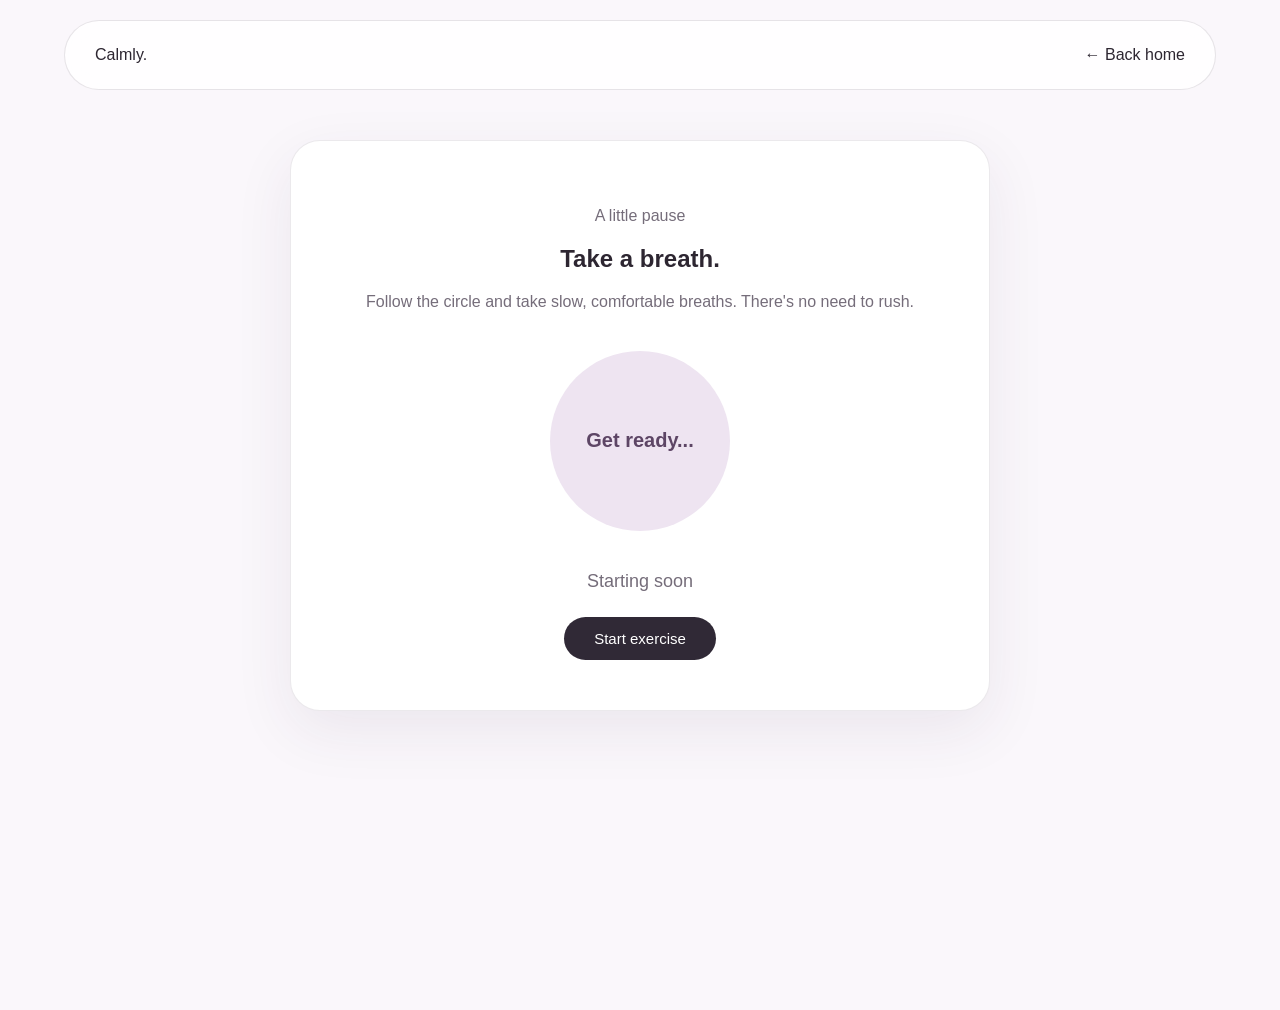
<file: breathing.html>
<!DOCTYPE html>
<html lang="en">

<head>
    <meta charset="UTF-8">
    <meta name="viewport" content="width=device-width, initial-scale=1.0">

    <title>Take a Breath | Calmly</title>

    <link rel="stylesheet" href="style.css">
</head>

<body>

    <header id="header">

        <a href="index.html" class="logo">
            Calmly.
        </a>

        <a href="index.html" class="back-home">
            ← Back home
        </a>

    </header>


    <main class="breathing-page">

        <section class="breathing-container">

            <p class="eyebrow">A little pause</p>

            <h1>Take a breath.</h1>

            <p class="breathing-intro">
                Follow the circle and take slow, comfortable breaths.
                There's no need to rush.
            </p>


            <div class="breathing-circle" id="breathingCircle">
                <span id="breathingText">Get ready...</span>
            </div>


            <p id="breathingTimer">Starting soon</p>


            <button id="startBreathing">
                Start exercise
            </button>

        </section>

    </main>


    <script src="breathing.js"></script>

</body>

</html>
</file>
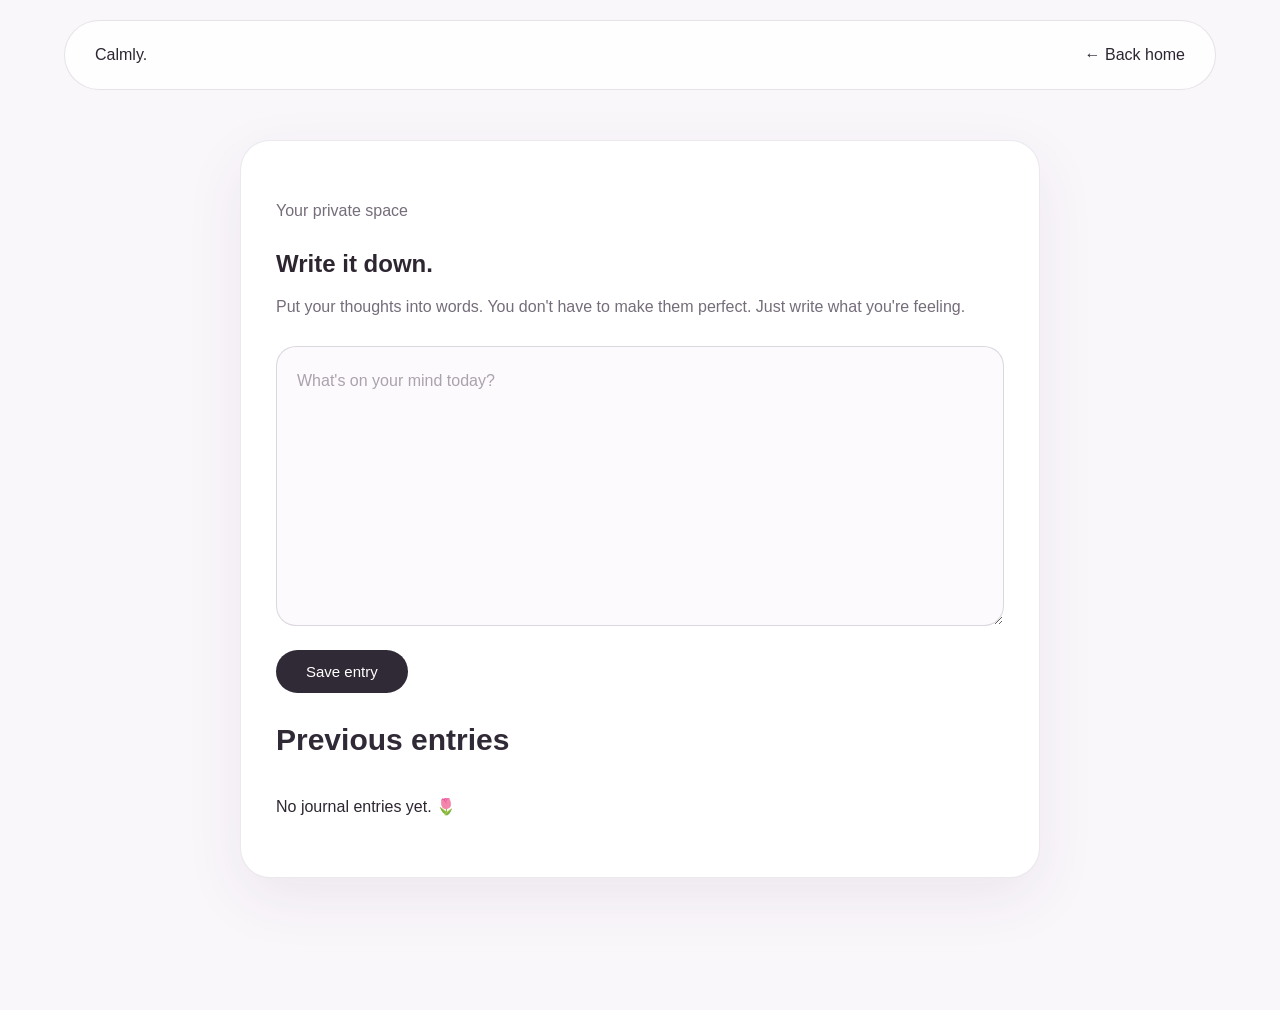
<file: journal.html>
<!DOCTYPE html>
<html lang="en">

<head>
    <meta charset="UTF-8">
    <meta name="viewport" content="width=device-width, initial-scale=1.0">

    <title>Journal | Calmly</title>

    <link rel="stylesheet" href="style.css">
</head>

<body>

    <header id="header">

        <a href="index.html" class="logo">
            Calmly.
        </a>

        <a href="index.html" class="back-home">
            ← Back home
        </a>

    </header>


    <main class="journal-page">

        <section class="journal-container">

            <p class="eyebrow">Your private space</p>

            <h1>Write it down.</h1>

            <p class="journal-intro">
                Put your thoughts into words. You don't have to make them perfect.
                Just write what you're feeling.
            </p>


            <textarea
                id="journalText"
                placeholder="What's on your mind today?"
            ></textarea>


            <button id="saveJournal">
                Save entry
            </button>


            <p id="journalMessage"></p>


            <section class="journal-history">

                <h2>Previous entries</h2>

                <div id="journalEntries">
                    <p class="empty-journal">
                        Your journal entries will appear here.
                    </p>
                </div>

            </section>

        </section>

    </main>


    <script src="journal.js"></script>

</body>

</html>
</file>
<file: style.css>
/* =====================================================
   CALMLY — GENERAL
===================================================== */

* {
    box-sizing: border-box;
}

html {
    scroll-behavior: smooth;
}

body {
    margin: 0;
    padding: 0;
    font-family: Arial, sans-serif;
    background: #faf7fb;
    color: #2d2631;
    overflow-x: hidden;
}

a {
    text-decoration: none;
    color: inherit;
}

button {
    font-family: inherit;
}


/* =====================================================
   HEADER & NAVIGATION
===================================================== */

header {
    width: 90%;
    max-width: 1400px;
    height: 70px;

    margin: 20px auto;
    padding: 0 30px;

    display: flex;
    align-items: center;
    justify-content: space-between;

    position: sticky;
    top: 15px;
    z-index: 1000;

    border: 1px solid rgba(88, 77, 96, 0.15);
    border-radius: 35px;

    background: rgba(255, 255, 255, 0.85);

    backdrop-filter: blur(15px);
    -webkit-backdrop-filter: blur(15px);
}

.div1 {
    flex-shrink: 0;

    font-size: 24px;
    font-weight: 700;

    letter-spacing: -1px;
}

.div1 span {
    color: purple;
}

header nav {
    display: flex;
    align-items: center;
    justify-content: space-between;

    gap: 35px;
}

header nav a {
    font-size: 16px;
    color: #554d58;
    ;
    white-space: nowrap;

    transition: 0.3s ease;
}

header nav a:hover {
    color: purple;
}

.login {
    flex-shrink: 0;

    padding: 11px 23px;

    border: none;
    border-radius: 25px;

    background: #302434;
    color: white;

    cursor: pointer;

    transition: 0.3s ease;
}

.login:hover {
    transform: translateY(-2px);
    background: purple;
}


/* =====================================================
   HOME — HERO
===================================================== */

.section1 {
    min-height: 90vh;

    width: 90%;
    max-width: 1200px;

    margin: auto;
    padding: 80px 0;

    display: flex;
    align-items: center;
    justify-content: space-between;

    gap: 80px;
}

.div2 {
    max-width: 580px;
}

.div2>p:first-child {
    font-size: 12px;
    letter-spacing: 2px;

    color: #8d7195;
}

.div2 h1 {
    margin: 20px 0;

    font-size: clamp(45px, 7vw, 80px);

    line-height: 0.98;
    letter-spacing: -4px;
}

.div2 h1 span {
    color: purple !important;
}

.div2>p {
    max-width: 520px;

    color: #716875;

    line-height: 1.8;
}


/* =====================================================
   HOME — HERO BUTTONS
===================================================== */

.div9 {
    display: flex;
    align-items: center;

    gap: 15px;

    margin-top: 30px;
}

.div9>a {
    padding: 13px 22px;

    border-radius: 30px;

    background: #302434;
    color: white;

    transition: 0.3s ease;
}

.div9>a:last-child {
    background: transparent;

    border: 1px solid #d8cbdc;

    color: #302434;
}

.div9>a:hover {
    transform: translateY(-3px);
    background: purple;
    color: white;
}


/* =====================================================
   HOME — DAILY REMINDER
===================================================== */

.div3 {
    width: 380px;
    min-height: 300px;

    flex-shrink: 0;

    padding: 35px;

    display: flex;
    flex-direction: column;
    justify-content: center;

    border-radius: 30px;

    background: #eee4f1;

    box-shadow: 0 20px 60px rgba(70, 40, 80, 0.08);
}

.div3>p {
    font-size: 13px;
    letter-spacing: 1px;

    color: #806687;
}

.div3 h2 {
    margin: 20px 0;

    font-size: 27px;
    line-height: 1.4;
}

.div3>span {
    color: #756878;
    font-size: 14px;
}


/* =====================================================
   HOME — CHECK-IN
===================================================== */

#checkin {
    width: 90%;
    max-width: 1100px;

    margin: 100px auto;
    padding: 80px 40px;

    text-align: center;

    border-radius: 35px;

    background: white;
}

.div4 p,
.div5>p,
.div8>p {
    font-size: 12px;
    letter-spacing: 2px;

    color: #916c99;
}

.div4 h2,
.div5 h2,
.div8 h3 {
    margin: 15px 0;

    font-size: 38px;
}

.div4>span,
.div5>span {
    color: #817780;
}

.div5 {
    display: flex;
    justify-content: center;

    flex-wrap: wrap;

    gap: 15px;
}

#checkin .div5 {
    margin: 45px 0 30px;
}


/* =====================================================
   HOME — MOOD BUTTONS
===================================================== */

.moodbutton {
    width: 145px;
    min-height: 130px;

    padding: 20px;

    border: 1px solid #eee5f0;
    border-radius: 20px;

    background: #faf7fb;

    cursor: pointer;

    transition: 0.3s ease;
}

.moodbutton span {
    font-size: 30px;
}

.moodbutton p {
    margin-bottom: 0;

    color: #655b68;
}

.moodbutton:hover {
    transform: translateY(-6px);

    border-color: #c6a6cc;
}

.moodbutton.selected {
    background: #eee1f1;

    border: 2px solid purple;

    transform: translateY(-5px);
}


/* =====================================================
   HOME — SAVE CHECK-IN
===================================================== */

.checkinbutton {
    display: block;

    margin: 25px auto 0;
    padding: 13px 28px;

    border: none;
    border-radius: 25px;

    background: #302434;
    color: white;

    cursor: pointer;

    transition: 0.3s ease;
}

.checkinbutton:hover {
    background: purple;

    transform: translateY(-2px);
}


/* =====================================================
   HOME — JOURNEY
===================================================== */

#journey {
    width: 90%;
    max-width: 1100px;

    margin: 120px auto;

    text-align: center;
}

#journey .div5 {
    display: block;
}

.div6 {
    width: 300px;

    margin: 50px auto 0;
    padding: 35px;

    border-radius: 30px;

    background: #eee4f1;
}

.div6 p {
    color: #806687;
}

.div6 h2 {
    margin: 15px 0;

    font-size: 55px;
}

.div7 {
    display: inline-block;

    padding: 8px 15px;

    border-radius: 20px;

    background: white;

    font-size: 12px;
    color: #756878;
}


/* =====================================================
   HOME — ACTIVITIES
===================================================== */

#activities {
    width: 90%;
    max-width: 1100px;

    margin: 120px auto 0;

    text-align: center;
}

.articlemaindiv {
    display: grid;

    grid-template-columns: repeat(3, 1fr);

    gap: 20px;

    margin-top: 50px;
}

.articlediv {
    min-height: 240px;

    padding: 35px 25px;

    display: flex;
    flex-direction: column;
    align-items: center;
    justify-content: center;

    border: 1px solid #eee5f0;
    border-radius: 25px;

    background: white;

    transition: 0.3s ease;
}

.articlediv:hover {
    transform: translateY(-7px);

    box-shadow: 0 20px 50px rgba(70, 40, 80, 0.08);
}

.articlediv>span {
    margin-bottom: 20px;

    font-size: 35px;
}

.articlediv a {
    font-size: 19px;
    font-weight: 600;

    color: #302434;
}

.articlediv a:hover {
    color: purple;
}

.articlediv p {
    color: #817780;

    line-height: 1.6;
    font-size: 14px;
}


/* =====================================================
   FOOTER
===================================================== */

footer {
    margin-top: 120px;
    padding: 50px 20px;

    border-top: 1px solid #eee5f0;

    text-align: center;

    background-color: #421f5cc8;
}

footer h3 {
    font-size: 25px;
}

footer span {
    color: purple;
}

footer p {
    color: #817780;
    font-size: 14px;
}


/* =====================================================
   BREATHING PAGE
===================================================== */

.breathing-page {
    min-height: 100vh;

    padding: 30px 20px 60px;

    background: #faf7fb;
}

.breathing-header {
    width: 90%;
    max-width: 1100px;

    margin: 0 auto 50px;

    display: flex;
    align-items: center;
    justify-content: space-between;
}

.breathing-header h1 {
    margin: 0;

    font-size: 28px;
    color: #302936;
}

.breathing-header a {
    color: #302936;
    font-size: 15px;
}

.breathing-container {
    width: 90%;
    max-width: 700px;

    margin: 0 auto;
    padding: 50px 30px;

    text-align: center;

    background: white;

    border: 1px solid rgba(88, 77, 96, 0.12);
    border-radius: 30px;

    box-shadow: 0 20px 60px rgba(70, 40, 80, 0.08);
}

.breathing-container p {
    color: #756d7a;
    font-size: 16px;
}

.breathing-container h2 {
    margin-bottom: 10px;

    color: #302936;
    font-size: 30px;
}

#breathingCircle {
    width: 180px;
    height: 180px;

    margin: 40px auto;

    border-radius: 50%;

    background: #eee4f1;

    display: flex;
    align-items: center;
    justify-content: center;

    transition: transform 4s ease-in-out;
}

#breathingText {
    font-size: 20px;
    font-weight: 600;

    color: #5d4565;
}

#breathingCircle.inhale {
    transform: scale(1.35);
}

#breathingCircle.exhale {
    transform: scale(1);
}

#breathingTimer {
    display: block;

    margin-bottom: 25px;

    font-size: 18px;
    color: #756d7a;
}

#startBreathing {
    padding: 13px 30px;

    border: none;
    border-radius: 25px;

    background: #302936;
    color: white;

    font-size: 15px;

    cursor: pointer;

    transition: 0.3s ease;
}

#startBreathing:hover {
    transform: translateY(-2px);
    opacity: 0.9;
}


/* =====================================================
   JOURNAL PAGE
===================================================== */

.journal-page {
    min-height: 100vh;

    padding: 30px 20px 60px;

    background: #faf7fb;
}

.journal-header {
    width: 90%;
    max-width: 1100px;

    margin: 0 auto 50px;

    display: flex;
    align-items: center;
    justify-content: space-between;
}

.journal-header h1 {
    margin: 0;

    font-size: 28px;
    color: #302936;
}

.journal-header a {
    color: #302936;
    font-size: 15px;
}

.journal-container {
    width: 90%;
    max-width: 800px;

    margin: 0 auto;
    padding: 45px 35px;

    background: white;

    border: 1px solid rgba(88, 77, 96, 0.12);
    border-radius: 30px;

    box-shadow: 0 20px 60px rgba(70, 40, 80, 0.08);
}

.journal-container h2 {
    margin-bottom: 10px;

    color: #302936;
    font-size: 30px;
}

.journal-container>p {
    margin-bottom: 30px;

    color: #756d7a;
}

#journalText {
    width: 100%;
    min-height: 280px;

    padding: 20px;

    resize: vertical;

    border: 1px solid rgba(88, 77, 96, 0.2);
    border-radius: 20px;

    outline: none;

    font-family: inherit;
    font-size: 16px;
    line-height: 1.7;

    color: #302936;
    background: #fcfafd;

    transition: 0.3s ease;
}

#journalText:focus {
    border-color: #b89bc2;

    box-shadow: 0 0 0 3px rgba(184, 155, 194, 0.12);
}

#journalText::placeholder {
    color: #aaa2ad;
}

#saveJournal {
    margin-top: 20px;
    padding: 13px 30px;

    border: none;
    border-radius: 25px;

    background: #302936;
    color: white;

    font-size: 15px;

    cursor: pointer;

    transition: 0.3s ease;
}

#saveJournal:hover {
    transform: translateY(-2px);
    opacity: 0.9;
}

#journalEntries {
    margin-top: 40px;
}

.journal-entry {
    padding: 20px;
    margin-bottom: 15px;

    background: #faf7fb;

    border: 1px solid rgba(88, 77, 96, 0.1);
    border-radius: 20px;
}

.journal-entry p {
    color: #4f4653;

    line-height: 1.7;
}

.journal-entry small {
    color: #958b99;
}

.delete-entry {
    margin-top: 15px;
    padding: 9px 18px;

    border: 1px solid rgba(120, 90, 130, 0.2);
    border-radius: 20px;

    background: transparent;
    color: #756d7a;

    font-family: inherit;
    font-size: 13px;

    cursor: pointer;

    transition: 0.3s ease;
}

.delete-entry:hover {
    background: #eee4f1;
    color: #4f3a57;

    transform: translateY(-2px);
}


/* =====================================================
   AUTH PAGES
===================================================== */

.auth-page {
    min-height: 100vh;

    display: flex;
    justify-content: center;
    align-items: center;

    padding: 40px 20px;
}

.auth-container {
    width: 100%;
    max-width: 430px;

    text-align: center;
}

.auth-container .logo {
    display: inline-block;

    margin-bottom: 50px;

    font-size: 28px;
    font-weight: 600;

    color: #302434;
}

.auth-container .logo:hover {
    color: purple;
}

.auth-container .eyebrow {
    margin-bottom: 10px;
}

.auth-container h1 {
    margin: 10px 0;

    font-size: 45px;
    letter-spacing: -2px;
}

.auth-intro {
    margin-bottom: 35px;

    color: #817780;
    line-height: 1.7;
}


/* =====================================================
   AUTH — FORMS
===================================================== */

#loginForm,
#signupForm {
    display: flex;
    flex-direction: column;

    gap: 10px;

    text-align: left;
}

#loginForm label,
#signupForm label {
    margin-top: 12px;

    font-size: 14px;
    color: #4f4652;
}

#loginForm input,
#signupForm input {
    width: 100%;

    padding: 15px 16px;

    border: 1px solid #e3dce5;
    border-radius: 13px;

    outline: none;

    background: white;
    color: #302434;

    font-family: inherit;
    font-size: 14px;

    transition: 0.3s ease;
}

#loginForm input:focus,
#signupForm input:focus {
    border-color: #a77caf;

    box-shadow: 0 0 0 3px rgba(128, 0, 128, 0.06);
}

#loginForm button,
#signupForm button {
    margin-top: 20px;
    padding: 14px;

    border: none;
    border-radius: 25px;

    background: #302434;
    color: white;

    font-size: 15px;

    cursor: pointer;

    transition: 0.3s ease;
}

#loginForm button:hover,
#signupForm button:hover {
    background: purple;

    transform: translateY(-2px);
}

#loginMessage,
#signupMessage {
    min-height: 20px;

    margin-top: 15px;

    font-size: 14px;
    color: #806687;

    background: transparent;
}

.auth-switch {
    margin-top: 25px;

    color: #817780;
    font-size: 14px;
}

/* ================================
   RESET PASSWORD
================================= */

#resetPasswordForm {
    display: flex;
    flex-direction: column;
    gap: 12px;
}

#resetPasswordForm label {
    font-size: 14px;
    font-weight: 500;
    margin-top: 8px;
}

#resetPasswordForm input {
    width: 100%;
    padding: 13px 15px;
    border: 1px solid #ddd0e3;
    border-radius: 10px;
    outline: none;
    font-size: 14px;
    background: #fff;
    box-sizing: border-box;
}

#resetPasswordForm input:focus {
    border-color: #8e6aa8;
    box-shadow: 0 0 0 3px rgba(142, 106, 168, 0.12);
}

#resetPasswordForm button {
    width: 100%;
    padding: 13px;
    margin-top: 10px;
    border: none;
    border-radius: 10px;
    background: #302434;
    color: white;
    font-size: 15px;
    cursor: pointer;
    transition: 0.3s ease;
}

#resetPasswordForm button:hover {
    transform: translateY(-1px);
    opacity: 0.9;
}

#resetMessage {
    text-align: center;
    margin-top: 15px;
    font-size: 14px;
}

.auth-switch a {
    color: purple;
    font-weight: 500;
}

.auth-switch a:hover {
    text-decoration: underline;
}


/* =====================================================
   DASHBOARD — HEADER
===================================================== */

.dashboard-header {
    width: 90%;
    max-width: 1400px;
    min-height: 70px;

    margin: 20px auto;
    padding: 12px 25px;

    display: flex;
    align-items: center;
    justify-content: space-between;

    position: sticky;
    top: 15px;
    z-index: 1000;

    background: rgba(255, 255, 255, 0.82);

    backdrop-filter: blur(15px);
    -webkit-backdrop-filter: blur(15px);

    border: 1px solid rgba(128, 80, 140, 0.12);
    border-radius: 40px;

    box-shadow: 0 10px 35px rgba(70, 40, 80, 0.06);
}

.dashboard-header nav {
    display: flex;
    align-items: center;

    gap: 35px;
}

.dashboard-header nav a {
    color: #554d58;
    font-size: 14px;

    transition: 0.3s ease;
}

.dashboard-header nav a:hover {
    color: purple;
}

.dashboard-actions {
    position: relative;

    display: flex;
    flex-direction: column;
    align-items: flex-end;
}

.logout {
    padding: 11px 23px;

    border: none;
    border-radius: 25px;

    background: #302434;
    color: white;

    font-family: inherit;
    font-size: 13px;

    cursor: pointer;

    transition: 0.3s ease;
}

.logout:hover {
    transform: translateY(-2px);

    background: #4a3850;
}

#logoutMessage {
    position: absolute;

    top: 100%;
    right: 0;

    width: max-content;

    margin: 8px 0 0;

    font-size: 12px;
    color: #756d7a;

    background: transparent;
}


/* =====================================================
   DASHBOARD — MAIN
===================================================== */

.dashboard {
    width: 90%;
    max-width: 1250px;

    margin: auto;

    padding: 70px 0 100px;
}


/* =====================================================
   DASHBOARD — HERO
===================================================== */

.dashboard-hero {
    min-height: 330px;

    padding: 55px 60px;

    display: flex;
    align-items: center;
    justify-content: space-between;

    position: relative;
    overflow: hidden;

    border-radius: 35px;

    background: #eee4f1;

    box-shadow: 0 25px 70px rgba(70, 40, 80, 0.08);
}

.dashboard-hero::before {
    content: "";

    position: absolute;

    width: 260px;
    height: 260px;

    right: -80px;
    top: -80px;

    border-radius: 50%;

    background: rgba(255, 255, 255, 0.4);
}

.dashboard-hero::after {
    content: "";

    position: absolute;

    width: 180px;
    height: 180px;

    left: 45%;
    bottom: -100px;

    border-radius: 50%;

    background: rgba(255, 255, 255, 0.25);
}

.dashboard-hero-text {
    position: relative;
    z-index: 2;

    max-width: 700px;
}

.dashboard-hero h1 {
    margin: 15px 0;

    font-size: clamp(45px, 6vw, 72px);

    line-height: 0.98;
    letter-spacing: -4px;
}

.dashboard-hero h1 span {
    color: #80618a;
}

.dashboard-hero-text>p:last-child {
    max-width: 570px;

    margin: 20px 0 0;

    color: #756d7a;

    line-height: 1.7;
}

.dashboard-hero-decoration {
    position: relative;
    z-index: 2;

    width: 180px;
    height: 180px;

    display: flex;
    align-items: center;
    justify-content: center;
}

.dashboard-hero-decoration span {
    position: absolute;

    font-size: 25px;
}

.dashboard-hero-decoration span:nth-child(1) {
    top: 10px;
    right: 30px;

    font-size: 35px;
}

.dashboard-hero-decoration span:nth-child(2) {
    bottom: 20px;
    left: 20px;

    font-size: 20px;
}

.dashboard-hero-decoration span:nth-child(3) {
    font-size: 90px;
}


/* =====================================================
   DASHBOARD — REMINDER
===================================================== */

.dashboard-reminder {
    margin-top: 25px;

    padding: 30px 35px;

    display: flex;
    align-items: center;

    gap: 25px;

    border-radius: 28px;

    background: #302434;
    color: white;

    box-shadow: 0 20px 55px rgba(48, 36, 52, 0.15);
}

.reminder-symbol {
    width: 58px;
    height: 58px;

    flex-shrink: 0;

    display: flex;
    align-items: center;
    justify-content: center;

    border-radius: 50%;

    background: #eee4f1;
    color: #80618a;

    font-size: 25px;
}

.dashboard-reminder .eyebrow {
    color: #cdbbd2;
}

.dashboard-reminder h2 {
    max-width: 800px;

    margin: 5px 0 8px;

    font-size: clamp(22px, 3vw, 32px);

    line-height: 1.25;
    letter-spacing: -1px;
}

.dashboard-reminder p:last-child {
    margin: 0;

    color: #bdb2c1;
    font-size: 14px;
}


/* =====================================================
   DASHBOARD — CHECK-IN
===================================================== */

.dashboard-checkin {
    width: 100%;

    margin: 80px 0 0;
    padding: 45px;

    background: white;

    border: 1px solid #eee5f0;
    border-radius: 32px;

    box-shadow: 0 20px 60px rgba(70, 40, 80, 0.07);
}

.dashboard-section-title {
    display: flex;
    align-items: flex-start;
    justify-content: space-between;

    margin-bottom: 35px;
}

.dashboard-section-title h2,
.dashboard-section-heading h2 {
    margin: 0;

    font-size: clamp(30px, 4vw, 42px);

    letter-spacing: -1.5px;
}

.dashboard-section-title p:last-child,
.dashboard-section-heading p:last-child {
    margin-top: 10px;

    color: #817780;

    line-height: 1.6;
}

.section-decoration,
.journey-flower {
    font-size: 35px;
    color: #9b7ca5;
}


/* =====================================================
   DASHBOARD — MOOD BUTTONS
===================================================== */

.dashboard-mood-buttons {
    display: grid;

    grid-template-columns: repeat(5, 1fr);

    gap: 15px;

    margin: 30px 0;
}

.dashboard-mood-button {
    min-height: 135px;

    padding: 20px 10px;

    border: 1px solid #eee5f0;
    border-radius: 22px;

    background: #faf7fb;

    cursor: pointer;

    font-family: inherit;

    transition: 0.3s ease;
}

.dashboard-mood-button:hover {
    transform: translateY(-5px);

    border-color: #c7b0cd;

    box-shadow: 0 12px 30px rgba(70, 40, 80, 0.08);
}

.dashboard-mood-button.selected {
    border-color: #9b7ca5;

    background: #eee4f1;

    transform: translateY(-5px);

    box-shadow: 0 12px 30px rgba(70, 40, 80, 0.08);
}

.dashboard-mood-button span {
    font-size: 35px;
}

.dashboard-mood-button p {
    margin: 10px 0 0;

    color: #756d7a;
    font-size: 13px;
}


/* =====================================================
   DASHBOARD — CHECK-IN SAVE
===================================================== */

.dashboard-checkin-bottom {
    display: flex;
    align-items: center;
    justify-content: space-between;

    gap: 20px;
}

#dashboardCheckinMessage {
    margin: 0;

    color: #756d7a;
    font-size: 14px;
}

#dashboardSaveCheckin {
    padding: 14px 25px;

    border: none;
    border-radius: 28px;

    background: #302936;
    color: white;

    font-family: inherit;
    font-size: 14px;

    cursor: pointer;

    transition: 0.3s ease;
}

#dashboardSaveCheckin:hover {
    transform: translateY(-2px);

    background: #4a3850;
}

#dashboardSaveCheckin span {
    margin-left: 8px;
}


/* =====================================================
   DASHBOARD — OVERVIEW
===================================================== */

.dashboard-overview {
    margin-top: 100px;
}

.dashboard-section-heading {
    margin-bottom: 30px;
}

.dashboard-stats {
    display: grid;

    grid-template-columns: repeat(3, 1fr);

    gap: 20px;
}

.dashboard-card {
    min-height: 205px;

    padding: 30px;

    border: 1px solid #eee5f0;
    border-radius: 28px;

    background: white;

    transition: 0.3s ease;
}

.dashboard-card:hover {
    transform: translateY(-5px);

    box-shadow: 0 18px 45px rgba(70, 40, 80, 0.08);
}

.dashboard-card-purple {
    background: #eee4f1;

    border-color: transparent;
}

.card-top {
    display: flex;
    align-items: center;
    justify-content: space-between;

    color: #817780;

    font-size: 11px;
    letter-spacing: 1.5px;
}

.card-icon {
    width: 38px;
    height: 38px;

    display: flex;
    align-items: center;
    justify-content: center;

    border-radius: 50%;

    background: #faf7fb;

    font-size: 17px;
}

.dashboard-card-purple .card-icon {
    background: rgba(255, 255, 255, 0.65);
}

.dashboard-card h2 {
    margin: 28px 0 10px;

    font-size: 50px;

    color: #302434;

    letter-spacing: -2px;
}

.dashboard-card p {
    margin: 0;

    color: #817780;

    font-size: 14px;
    line-height: 1.5;
}


/* =====================================================
   DASHBOARD — HISTORY
===================================================== */

.dashboard-history {
    margin-top: 110px;
}

.journey-box {
    padding: 10px;

    border-radius: 28px;

    background: #eee4f1;
}

#dashboardHistory {
    display: flex;
    flex-direction: column;

    gap: 10px;
}

.history-card {
    display: flex;
    align-items: center;
    justify-content: space-between;

    padding: 21px 25px;

    background: white;

    border-radius: 20px;

    border: 1px solid rgba(128, 80, 140, 0.08);

    transition: 0.3s ease;
}

.history-card:hover {
    transform: translateX(4px);
}

.history-card span {
    color: #817780;
    font-size: 13px;
}

.history-card strong {
    color: #302434;
    font-size: 14px;
}

.empty-history {
    margin: 0;

    padding: 35px;

    text-align: center;

    color: #817780;

    background: white;

    border-radius: 20px;
}


/* =====================================================
   DASHBOARD — ACTIVITIES
===================================================== */

.dashboard-activities {
    margin-top: 110px;
}

.dashboard-activity-grid {
    display: grid;

    grid-template-columns: repeat(2, 1fr);

    gap: 20px;
}

.dashboard-activity-card {
    min-height: 190px;

    padding: 30px;

    position: relative;

    display: flex;
    flex-direction: column;
    justify-content: space-between;

    border-radius: 28px;

    transition: 0.3s ease;
}

.activity-breathe {
    background: #eee4f1;
}

.activity-journal {
    background: #f4e9ed;
}

.dashboard-activity-card:hover {
    transform: translateY(-6px);

    box-shadow: 0 20px 45px rgba(70, 40, 80, 0.1);
}

.activity-icon {
    width: 52px;
    height: 52px;

    display: flex;
    align-items: center;
    justify-content: center;

    border-radius: 17px;

    background: rgba(255, 255, 255, 0.65);

    font-size: 25px;
}

.dashboard-activity-card h3 {
    margin: 18px 0 7px;

    color: #302434;
    font-size: 22px;
}

.dashboard-activity-card p {
    max-width: 420px;

    margin: 0;

    color: #756d7a;

    font-size: 14px;
    line-height: 1.6;
}

.activity-arrow {
    position: absolute;

    right: 28px;
    bottom: 27px;

    font-size: 25px;
    color: #80618a;

    transition: 0.3s ease;
}

.dashboard-activity-card:hover .activity-arrow {
    transform: translateX(5px);
}


/* =====================================================
   DASHBOARD — CLOSING
===================================================== */

.dashboard-closing {
    margin-top: 100px;

    padding: 60px 30px;

    text-align: center;

    border-radius: 32px;

    background: white;

    border: 1px solid #eee5f0;
}

.dashboard-closing>span {
    color: #9b7ca5;
    font-size: 30px;
}

.dashboard-closing h2 {
    margin: 15px 0 8px;

    font-size: 35px;

    letter-spacing: -1px;
}

.dashboard-closing p {
    max-width: 500px;

    margin: auto;

    color: #817780;

    line-height: 1.7;
}


/* =====================================================
   TABLET
===================================================== */

@media (max-width: 1000px) {

    header nav {
        gap: 20px;
    }

    header nav a {
        font-size: 14px;
    }

    .section1 {
        gap: 40px;
    }

    .div3 {
        width: 330px;
    }
}


/* =====================================================
   MOBILE — TABLET
===================================================== */

@media (max-width: 800px) {

    /* Home header */

    header {
        width: 94%;
        height: 65px;

        padding: 0 18px;
    }

    .div1 {
        font-size: 22px;
    }

    header nav {
        gap: 15px;
    }

    header nav a {
        display: none;
    }

    /* FIXED: Dashboard link stays available on mobile */
    header nav .dashboard-link {
        display: block;
    }


    /* Home hero */

    .section1 {
        flex-direction: column;

        padding-top: 70px;

        text-align: center;
    }

    .div2 {
        max-width: 100%;

        text-align: center;
    }

    .div2 h1 {
        font-size: 52px;

        letter-spacing: -3px;
    }

    .div2>p {
        margin-left: auto;
        margin-right: auto;
    }

    .div9 {
        justify-content: center;
        flex-wrap: wrap;
    }

    .div3 {
        width: 100%;
        max-width: 400px;

        text-align: center;
    }


    /* Home check-in */

    #checkin {
        padding: 60px 20px;
    }

    .div4 h2,
    .div5 h2,
    .div8 h3 {
        font-size: 30px;
    }

    .moodbutton {
        width: 100%;
        max-width: 400px;

        min-height: 150px;

        font-size: 30px;
    }


    /* Home activities */

    .articlemaindiv {
        grid-template-columns: 1fr;
    }

    .articlediv {
        min-height: 200px;
    }


    /* Dashboard header */

    .dashboard-header {
        width: 94%;

        padding: 13px 18px;
    }

    .dashboard-header nav {
        gap: 15px;
    }

    .dashboard-header nav a {
        display: none;
    }

    .dashboard-header nav a[href="index.html"] {
        display: block;
    }


    /* Dashboard hero */

    .dashboard-hero {
        padding: 45px 35px;
    }

    .dashboard-hero-decoration {
        width: 120px;
        height: 120px;
    }

    .dashboard-hero-decoration span:nth-child(3) {
        font-size: 65px;
    }


    /* Dashboard mood */

    .dashboard-mood-buttons {
        grid-template-columns: repeat(3, 1fr);
    }


    /* Dashboard cards */

    .dashboard-stats {
        grid-template-columns: 1fr;
    }

    .dashboard-activity-grid {
        grid-template-columns: 1fr;
    }
}


/* =====================================================
   MOBILE — SMALL PHONES
===================================================== */

@media (max-width: 600px) {

    .breathing-page,
    .journal-page {
        padding: 20px 12px 40px;
    }

    .breathing-header,
    .journal-header {
        width: 94%;

        margin-bottom: 35px;
    }

    .breathing-header h1,
    .journal-header h1 {
        font-size: 24px;
    }

    .breathing-container,
    .journal-container {
        width: 94%;

        padding: 35px 20px;

        border-radius: 25px;
    }

    .breathing-container h2,
    .journal-container h2 {
        font-size: 25px;
    }

    #breathingCircle {
        width: 150px;
        height: 150px;
    }

    #breathingText {
        font-size: 18px;
    }

    #journalText {
        min-height: 240px;
    }
}


/* =====================================================
   MOBILE — VERY SMALL PHONES
===================================================== */

@media (max-width: 480px) {

    /* Header */

    header {
        width: 92%;

        padding: 0 15px;
    }

    .div1 {
        font-size: 21px;
    }

    .login {
        padding: 9px 15px;

        font-size: 13px;
    }


    /* Home */

    .div2 h1 {
        font-size: 43px;
    }

    .div3 {
        padding: 25px;
    }

    .div9 {
        flex-direction: column;
    }

    .div9>a {
        width: 100%;
        max-width: 260px;
    }

    .moodbutton {
        width: 100%;

        min-height: 130px;
    }


    /* Auth */

    .auth-container h1 {
        font-size: 38px;
    }

    .auth-container .logo {
        margin-bottom: 35px;
    }


    /* Dashboard */

    .dashboard {
        width: 92%;

        padding-top: 45px;
    }

    .dashboard-header {
        width: 92%;

        padding: 10px 15px;
    }

    .dashboard-header .div1 {
        font-size: 21px;
    }

    .dashboard-header nav {
        display: none;
    }

    .logout {
        padding: 9px 16px;

        font-size: 12px;
    }

    .dashboard-hero {
        min-height: 380px;

        padding: 35px 25px;

        align-items: flex-start;
    }

    .dashboard-hero h1 {
        font-size: 42px;

        letter-spacing: -2.5px;
    }

    .dashboard-hero-text>p:last-child {
        font-size: 14px;
    }

    .dashboard-hero-decoration {
        position: absolute;

        right: 10px;
        bottom: 5px;

        opacity: 0.7;
    }

    .dashboard-reminder {
        padding: 25px;

        align-items: flex-start;
    }

    .reminder-symbol {
        width: 45px;
        height: 45px;

        font-size: 18px;
    }

    .dashboard-reminder h2 {
        font-size: 21px;
    }

    .dashboard-checkin {
        margin-top: 60px;

        padding: 25px;

        border-radius: 25px;
    }

    .dashboard-section-title h2,
    .dashboard-section-heading h2 {
        font-size: 30px;
    }

    .dashboard-mood-buttons {
        grid-template-columns: repeat(2, 1fr);

        gap: 10px;
    }

    .dashboard-mood-button {
        min-height: 115px;
    }

    .dashboard-checkin-bottom {
        flex-direction: column;

        align-items: stretch;
    }

    #dashboardSaveCheckin {
        width: 100%;
    }

    .dashboard-card {
        min-height: 180px;

        padding: 25px;
    }

    .dashboard-card h2 {
        font-size: 43px;
    }

    .history-card {
        flex-direction: column;

        align-items: flex-start;

        gap: 8px;

        padding: 18px;
    }

    .dashboard-activity-card {
        min-height: 210px;

        padding: 25px;
    }

    .dashboard-closing {
        padding: 45px 25px;
    }

    .dashboard-closing h2 {
        font-size: 29px;
    }
}


/* =====================================================
   LARGE SCREENS
===================================================== */

@media (min-width: 1600px) {

    header {
        width: 85%;
        max-width: 1500px;

        padding: 20px 35px;
    }

    .div1 {
        font-size: 30px;
    }

    header nav {
        gap: 50px;
    }

    header nav a {
        font-size: 17px;
    }

    .login {
        padding: 14px 30px;

        font-size: 16px;
    }


    /* Home hero */

    .section1 {
        max-width: 1500px;

        min-height: 80vh;

        gap: 150px;

        padding: 120px 0;
    }

    .div2 {
        max-width: 750px;
    }

    .div2 h1 {
        font-size: 100px;

        letter-spacing: -5px;
    }

    .div2>p {
        max-width: 650px;

        font-size: 18px;
    }

    .div9>a {
        padding: 16px 28px;

        font-size: 16px;
    }

    .div3 {
        width: 480px;
        min-height: 350px;

        padding: 50px;
    }

    .div3 h2 {
        font-size: 35px;
    }


    /* Check-in */

    #checkin {
        max-width: 1400px;

        padding: 110px 70px;
    }

    .div4 h2,
    .div5 h2,
    .div8 h3 {
        font-size: 50px;
    }

    .div4>span,
    .div5>span {
        font-size: 17px;
    }

    #checkin .div5 {
        gap: 25px;
    }

    .moodbutton {
        width: 190px;
        min-height: 160px;
    }

    .moodbutton span {
        font-size: 40px;
    }

    .moodbutton p {
        font-size: 16px;
    }


    /* Journey */

    #journey {
        max-width: 1400px;
    }

    .div6 {
        width: 380px;

        padding: 50px;
    }

    .div6 h2 {
        font-size: 70px;
    }


    /* Activities */

    #activities {
        max-width: 1400px;
    }

    .articlemaindiv {
        gap: 30px;
    }

    .articlediv {
        min-height: 300px;

        padding: 45px;
    }

    .articlediv>span {
        font-size: 45px;
    }

    .articlediv a {
        font-size: 23px;
    }

    .articlediv p {
        max-width: 300px;

        font-size: 16px;
    }


    /* Footer */

    footer {
        padding: 70px 20px;
    }

    footer h3 {
        font-size: 30px;
    }

    footer p {
        font-size: 16px;
    }


    /* Dashboard */

    .dashboard-header {
        max-width: 1700px;

        padding: 20px 35px;
    }

    .dashboard-header nav {
        gap: 50px;
    }

    .dashboard-header nav a {
        font-size: 17px;
    }

    .dashboard {
        max-width: 1500px;

        padding: 130px 0;
    }

    .dashboard-hero h1 {
        font-size: 95px;
    }

    .dashboard-stats {
        gap: 30px;
    }

    .dashboard-card {
        min-height: 280px;

        padding: 50px;
    }

    .dashboard-card h2 {
        font-size: 70px;
    }

    .dashboard-card p,
    .dashboard-card span {
        font-size: 16px;
    }

    .dashboard-section-title h2,
    .dashboard-section-heading h2 {
        font-size: 50px;
    }

    .dashboard-activity-grid {
        gap: 30px;
    }

    .dashboard-activity-card {
        min-height: 300px;

        padding: 50px;
    }

    .dashboard-activity-card h3 {
        font-size: 25px;
    }

    .dashboard-activity-card p {
        font-size: 17px;
    }
}


/* =====================================================
   EXTRA LARGE SCREENS
===================================================== */

@media (min-width: 2200px) {

    .dashboard {
        max-width: 1800px;
    }

    .dashboard-hero h1 {
        font-size: 115px;
    }

    .dashboard-card h2 {
        font-size: 85px;
    }

    .dashboard-section-title h2,
    .dashboard-section-heading h2 {
        font-size: 60px;
    }

    .section1 {
        max-width: 1800px;
    }

    .div2 h1 {
        font-size: 120px;
    }

    .div2>p {
        font-size: 20px;
    }

    #checkin,
    #journey,
    #activities {
        max-width: 1700px;
    }

    .div4 h2,
    .div5 h2,
    .div8 h3 {
        font-size: 60px;
    }
}
</file>
